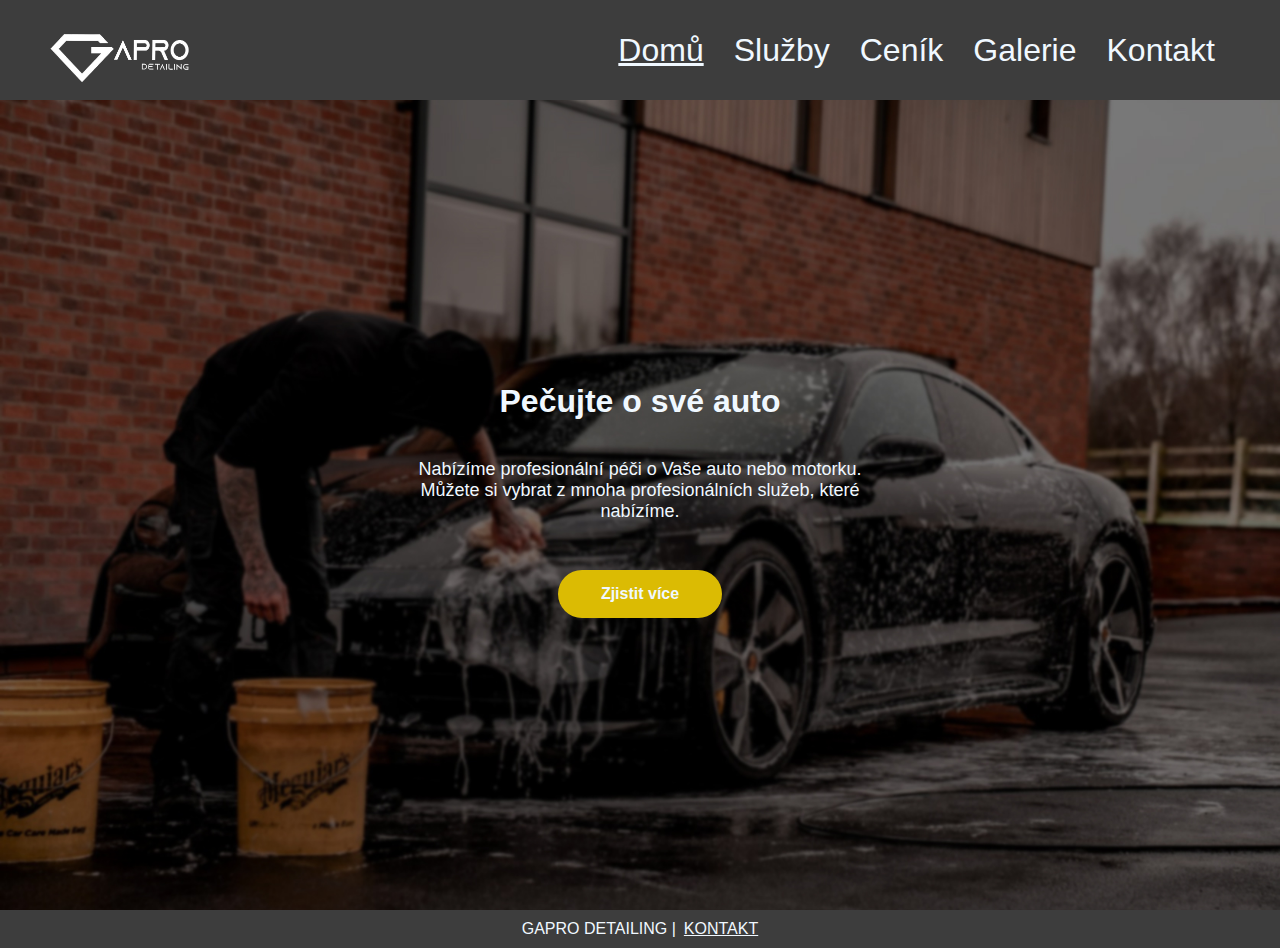
<file: index.html>
<!DOCTYPE html>
<html lang="cs">
<head>
    <meta charset="UTF-8">
    <meta name="viewport" content="width=device-width, initial-scale=1.0">
    <link rel="stylesheet" href="styles.css">
    <link rel="icon" type="image/x-icon" href="favicon.png">
    <meta name="popis" content="Úvodní stránka">
    <meta name="autor" content="Michal Červinka">
    <title>CarPro.cz | Home</title>
</head>
<body>
    <header>
        <a href="index.html"><img src="logo.png" alt="Home"></a>
        <nav>
            <a href="index.html" style="text-decoration: underline;">Domů</a>
            <a href="sluzby.html">Služby</a>
            <a href="cenik.html">Ceník</a>
            <a href="galerie.html">Galerie</a>
            <a href="kontakt.html">Kontakt</a>
        </nav>
    </header>
    <main class = "homeMain">
        <h1>Pečujte o své auto</h1>
        <p>Nabízíme profesionální péči o Vaše auto nebo motorku. Můžete si vybrat z mnoha profesionálních služeb, které nabízíme.</p>
        <a href="sluzby.html" class = "button">Zjistit více</a>
    </main>
    <footer>
        GAPRO DETAILING | <a href="kontakt.html">KONTAKT</a>
    </footer>
</body>
</html>
</file>
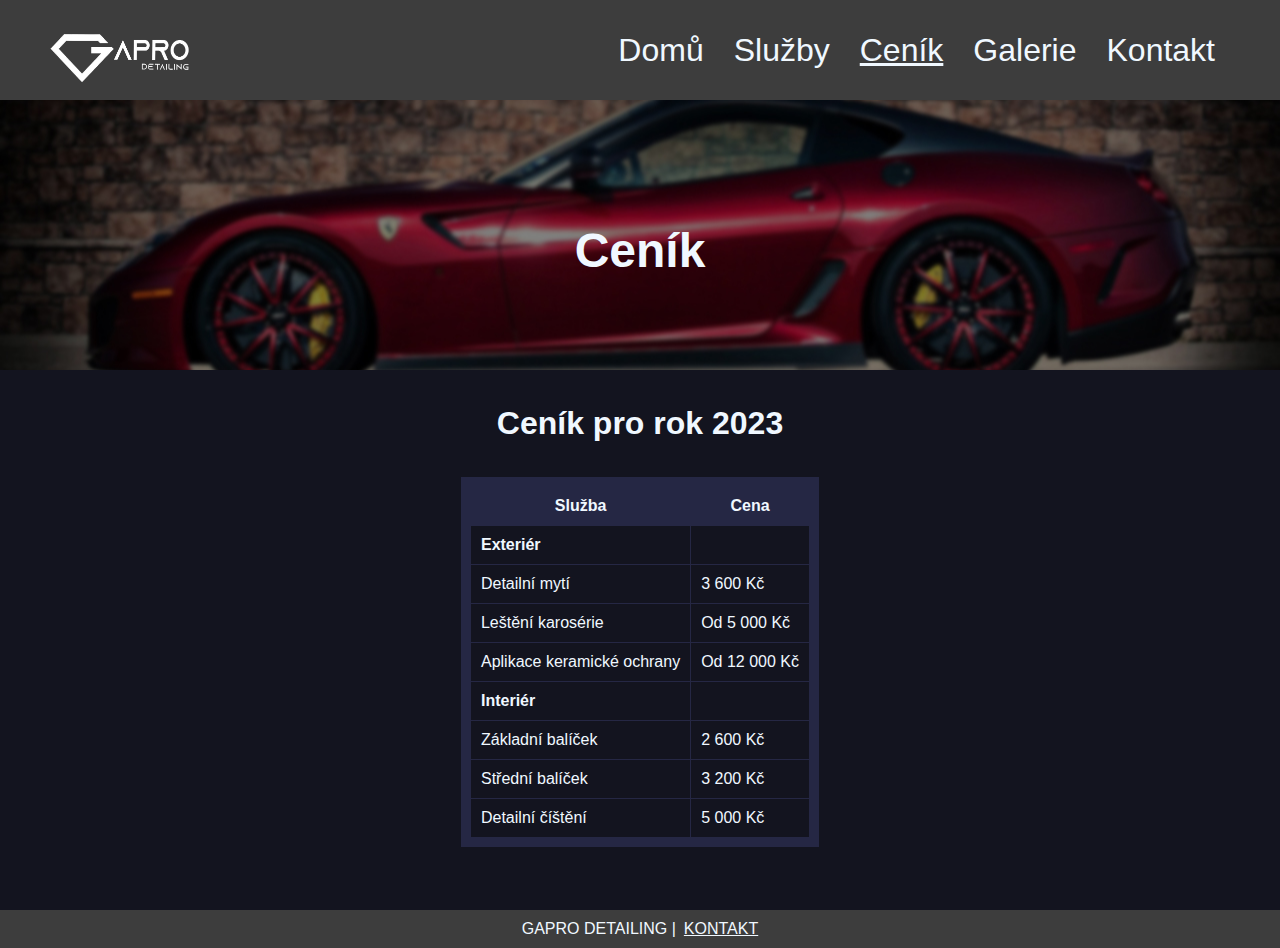
<file: cenik.html>
<!DOCTYPE html>
<html lang="cs">
<head>
    <meta charset="UTF-8">
    <meta name="viewport" content="width=device-width, initial-scale=1.0">
    <link rel="stylesheet" href="styles.css">
    <link rel="icon" type="image/x-icon" href="favicon.png">
    <meta name="popis" content="Ceník našich služeb">
    <meta name="autor" content="Michal Červinka">
    <title>CarPro.cz | Ceník</title>
</head>
<body>
    <header>
        <a href="index.html"><img src="logo.png" alt="Home"></a>
        <nav>
            <a href="index.html">Domů</a>
            <a href="sluzby.html">Služby</a>
            <a href="cenik.html" style="text-decoration: underline;">Ceník</a>
            <a href="galerie.html">Galerie</a>
            <a href="kontakt.html">Kontakt</a>
        </nav>
    </header>
    <div class="cenikBanner">
        <h1>Ceník</h1>
        </div>
    <main class="cenikMain">
        <h2>Ceník pro rok 2023</h2>
        <table>
            <tr>
              <th>Služba</th>
              <th>Cena</th>
            </tr>
            <tr>
                <td style="font-weight: bold";>Exteriér</td>
            </tr>
            <tr>
              <td>Detailní mytí</td>
              <td>3 600 Kč</td>
            </tr>
            <tr>
                <td>Leštění karosérie</td>
                <td>Od 5 000 Kč</td>
            </tr>
            <tr>
                <td>Aplikace keramické ochrany</td>
                <td>Od 12 000 Kč</td>
            </tr>
            <tr>
                <td style="font-weight: bold";>Interiér</td>
            </tr>
            <tr>
                <td>Základní balíček</td>
                <td>2 600 Kč</td>
              </tr>
              <tr>
                  <td>Střední balíček</td>
                  <td>3 200 Kč</td>
              </tr>
              <tr>
                  <td>Detailní číštění</td>
                  <td>5 000 Kč</td>
              </tr>
          </table>
    </main>
    <footer>
        GAPRO DETAILING | <a href="kontakt.html">KONTAKT</a>
    </footer>
</body>
</html>
</file>
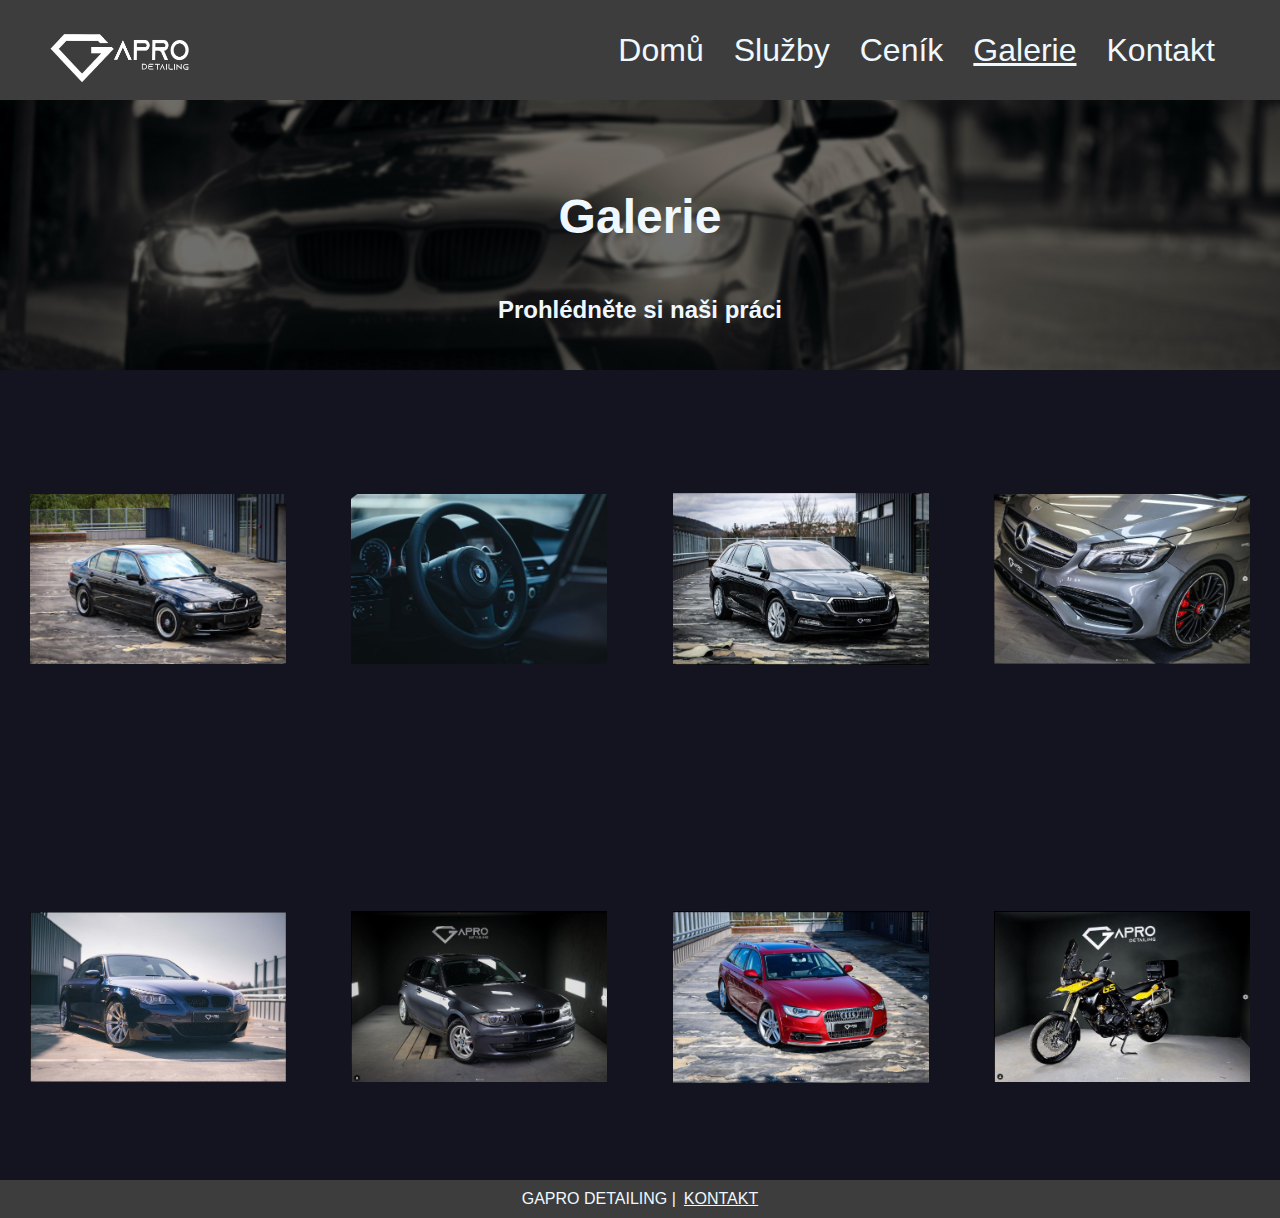
<file: galerie.html>
<!DOCTYPE html>
<html lang="cs">
<head>
    <meta charset="UTF-8">
    <meta name="viewport" content="width=device-width, initial-scale=1.0">
    <link rel="stylesheet" href="styles.css">
    <link rel="icon" type="image/x-icon" href="favicon.png">
    <meta name="popis" content="Galerie naší práce">
    <meta name="autor" content="Michal Červinka">
    <title>CarPro.cz | Galerie</title>
</head>
<body>
    <header>
        <a href="index.html"><img src="logo.png" alt="Home"></a>
        <nav>
            <a href="index.html">Domů</a>
            <a href="sluzby.html">Služby</a>
            <a href="cenik.html">Ceník</a>
            <a href="galerie.html" style="text-decoration: underline;">Galerie</a>
            <a href="kontakt.html">Kontakt</a>
        </nav>
    </header>
    <div class="galerieBanner">
        <h1>Galerie</h1>
        <h2>Prohlédněte si naši práci</h2>
    </div>
    <main class="galerieMain">
        <div class="galerieObrazky">
        <a href = "galerie1.jpg"><img src="galerie1.jpg" alt="BMW E46"></a>
        <a href = "galerie2.jpg"><img src="galerie2.jpg" alt="BMW E60"></a>
        <a href = "galerie3.jpg"><img src="galerie3.jpg" alt="Skoda Octavia"></a>
        <a href="galerie4.jpg"><img src="galerie4.jpg" alt="Mercedes A class"></a>
        <a href = "galerie5.jpg"><img src="galerie5.jpg" alt="BMW E60 M5"></a>
        <a href = "galerie6.jpg"><img src="galerie6.jpg" alt="BMW E80"></a>
        <a href = "galerie7.jpg"><img src="galerie7.jpg" alt="Audi A6"></a>
        <a href="galerie8.jpg"><img src="galerie8.jpg" alt="BMW GS F800"></a>
        </div>
    </main>
    <footer>
        GAPRO DETAILING | <a href="kontakt.html">KONTAKT</a>
    </footer>
</body>
</html>
</file>
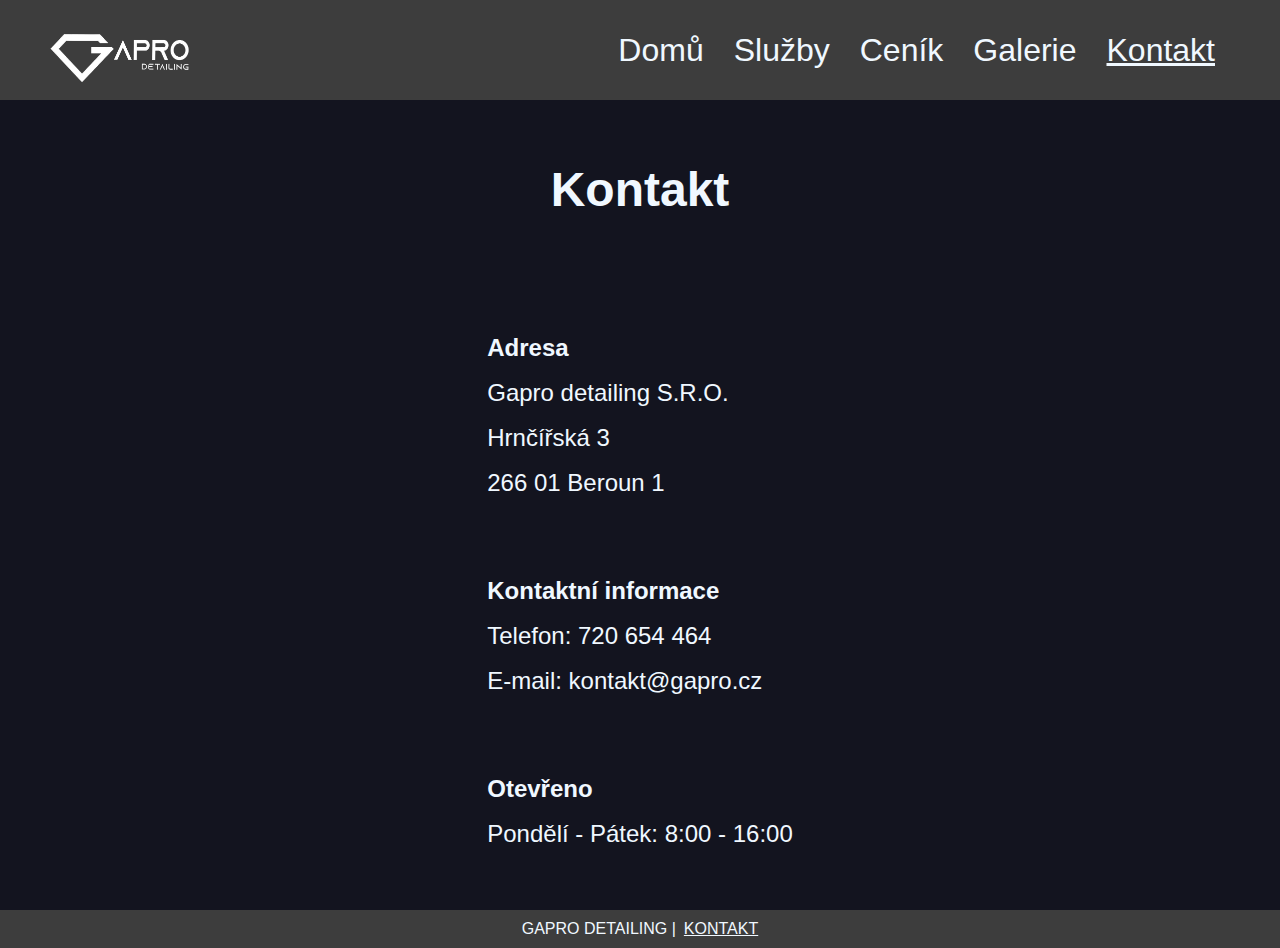
<file: kontakt.html>
<!DOCTYPE html>
<html lang="cs">
<head>
    <meta charset="UTF-8">
    <meta name="viewport" content="width=device-width, initial-scale=1.0">
    <link rel="stylesheet" href="styles.css">
    <link rel="icon" type="image/x-icon" href="favicon.png">
    <meta name="popis" content="Kontatkní informace">
    <meta name="autor" content="Michal Červinka">
    <title>CarPro.cz | Kontakt</title>
</head>
<body>
    <header>
        <a href="index.html"><img src="logo.png" alt="Home"></a>
        <nav>
            <a href="index.html">Domů</a>
            <a href="sluzby.html">Služby</a>
            <a href="cenik.html">Ceník</a>
            <a href="galerie.html">Galerie</a>
            <a href="kontakt.html" style="text-decoration: underline;">Kontakt</a>
        </nav>
    </header>
    <main class="kontaktMain">
        <h1>Kontakt</h1>
        <div class ="kontakt">
            <div class ="kontaktniInformace">
                <li><h2>Adresa</h2></li>
                <li>Gapro detailing S.R.O.</li>
                <li>Hrnčířská 3</li>
                <li>266 01 Beroun 1</li>
                <li><h2>Kontaktní informace</h2></li>
                <li>Telefon: 720 654 464</li>
                <li>E-mail: kontakt@gapro.cz</li>
                <li><h2>Otevřeno</h2></li>
                <li>Pondělí - Pátek: 8:00 - 16:00</li>
                <li></li>
            </div>


        </div>
    </main>
    <footer>
        GAPRO DETAILING | <a href="kontakt.html">KONTAKT</a>
    </footer>
</body>
</html>
</file>
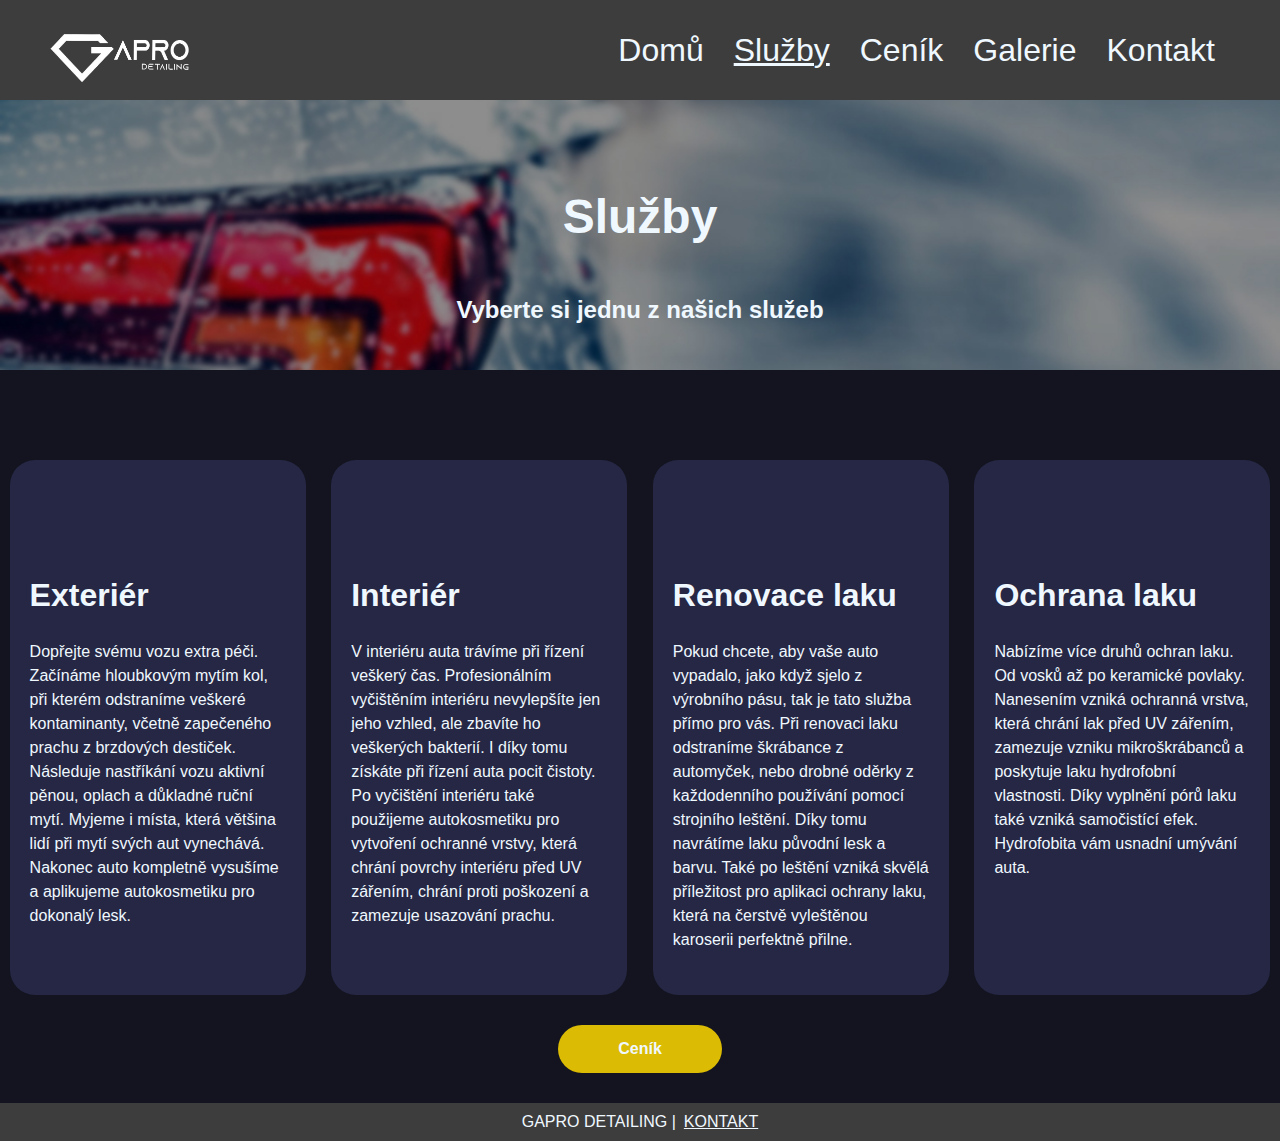
<file: sluzby.html>
<!DOCTYPE html>
<html lang="cs">
<head>
    <meta charset="UTF-8">
    <meta name="viewport" content="width=device-width, initial-scale=1.0">
    <link rel="stylesheet" href="styles.css">
    <link rel="icon" type="image/x-icon" href="favicon.png">
    <meta name="popis" content="Seznam služeb od GaPro detaling.">
    <meta name="autor" content="Michal Červinka">
    <title>CarPro.cz | Služby</title>
</head>
<body>
    <header>
        <a href="index.html"><img src="logo.png" alt="Home"></a>
        <nav>
            <a href="index.html">Domů</a>
            <a href="sluzby.html" style="text-decoration: underline;">Služby</a>
            <a href="cenik.html">Ceník</a>
            <a href="galerie.html">Galerie</a>
            <a href="kontakt.html">Kontakt</a>
        </nav>
    </header>
    <div class="sluzbyBanner">
        <h1>Služby</h1>
        <h2>Vyberte si jednu z našich služeb</h2>
    </div>
    <main class="sluzbyMain">
        <div class ="nabidkaSluzeb">
            <div class ="exterier">
                <h2>Exteriér</h2>
                <p>Dopřejte svému vozu extra péči. Začínáme hloubkovým mytím kol, při kterém odstraníme veškeré kontaminanty, včetně zapečeného prachu z brzdových destiček. Následuje nastříkání vozu aktivní pěnou, oplach a důkladné ruční mytí. Myjeme i místa, která většina lidí při mytí svých aut vynechává. Nakonec auto kompletně vysušíme a aplikujeme autokosmetiku pro dokonalý lesk.</p>
            </div>
            <div class = "interier">
                <h2>Interiér</h2>
                <p>V interiéru auta trávíme při řízení veškerý čas. Profesionálním vyčištěním interiéru nevylepšíte jen jeho vzhled, ale zbavíte ho veškerých bakterií. I díky tomu získáte při řízení auta pocit čistoty. Po vyčištění interiéru také použijeme autokosmetiku pro vytvoření ochranné vrstvy, která chrání povrchy interiéru před UV zářením, chrání proti poškození a zamezuje usazování prachu.</p>
            </div>
            <div class ="renovaceLaku">    
                <h2>Renovace laku</h2>
                <p>Pokud chcete, aby vaše auto vypadalo, jako když sjelo z výrobního pásu, tak je tato služba přímo pro vás. Při renovaci laku odstraníme škrábance z automyček, nebo drobné oděrky z každodenního používání pomocí strojního leštění. Díky tomu navrátíme laku původní lesk a barvu. Také po leštění vzniká skvělá příležitost pro aplikaci ochrany laku, která na čerstvě vyleštěnou karoserii perfektně přilne.</p>
            </div>
            <div class = "ochranaLaku">
                <h2>Ochrana laku</h2>
                <p>Nabízíme více druhů ochran laku. Od vosků až po keramické povlaky. Nanesením vzniká ochranná vrstva, která chrání lak před UV zářením, zamezuje vzniku mikroškrábanců a poskytuje laku hydrofobní vlastnosti. Díky vyplnění pórů laku také vzniká samočistící efek. Hydrofobita vám usnadní umývání auta.</p>
            </div>
        </div>
        <div class="button">
            <a href = "cenik.html">Ceník</a>
        </div>
    </main>
    <footer>
        GAPRO DETAILING | <a href="kontakt.html">KONTAKT</a>    
    </footer>
</body>
</html>
</file>
<file: styles.css>
body{
        margin: 0;
        padding: 0;
        font-family:Arial, Times, serif;
        color: aliceblue;
    }
    header {
        background-color: hsl(0, 0%, 24%);
        display: flex;
        justify-content: space-between;
        padding-left: 50px;
        padding-right: 50px;
        min-height: 100px;
        height: 10vh;
    }
    nav {
        display: flex;
        align-items: center;
        font-size:xx-large; 
        list-style-type: none;
        justify-content: center;
        align-items: center;
    }

    nav a{
        display: block;
        padding: 15px;
        color: aliceblue;
        text-decoration: none;
    }
    header img{
        width: 140px;
        height: 100px;
    }


    footer{
        padding-top: 10px;
        padding-bottom: 10px;
        display:flex;
        justify-content: center;
        background-color:hsl(0, 0%, 24%);
    }
    footer a{
        color: aliceblue;
        text-decoration: underline;
        padding-left: 8px;
    }


    .homeMain{
        display:flex;
        flex-direction: column;
        text-align: center;
        justify-content: center;
        align-items: center;

        height:90vh;
        background-image:url("taycan_wash.jpg");
        background-position: center;
        background-size: cover;
    }
    .homeMain h1{
        font-weight: 900;
    }
    .homeMain a{
        color: aliceblue;
    }
    .homeMain p{
        max-width: 500px;
        font-size: large;
        
    }
    .button{
        display:inline-block;
        background-color: rgb(219, 187, 3);
        text-decoration: none;
        border: none;
        margin-top: 30px;
        padding: 15px 32px;
        margin-bottom: 30px;
        width: 100px;
        border-radius: 25px;
        text-align: center;
        font-weight: 800;
    }
    .button a{
        color: aliceblue;
        text-decoration: none;
    }



    .sluzbyMain{
        display:flex;
        flex-direction: column;
        align-items: center;
        padding-top: 10vh;
        height:100%;
        min-height: 50vh;
        background: rgb(19, 20, 31);
        flex-wrap: wrap;
    }
    .sluzbyBanner h1{
        font-size: 300%;
        padding-top: 30px;
        font-weight: 900;
    }
    .sluzbyBanner h2{
        text-align: center;
        font-size: 150%;
        padding-top: 0px;
        font-weight: 900;
    }
    .sluzbyBanner{
        background-image:url("carWashBanner.jpg");
        background-position: center;
        background-size: cover;
        height: 30vh;
        min-height: 250px;
        width: 100%;
        display: flex;
        flex-direction: column;
        align-items: center;
        justify-content: center;
    }

    .sluzbyMain p{
        padding-bottom: 3vh;

        line-height: 150%;
        
    }
    .sluzbyMain h2{
        padding-top: 10vh;
        font-size: xx-large;
        font-weight: 900;
    }

    .nabidkaSluzeb{
        display: flex;
        flex-wrap: wrap;
        justify-content: space-evenly;
        gap: 2vw;
    }
    .exterier{
        width: 20vw;
        min-width: 250px;
        background-color: rgb(37, 39, 68);
        padding-left: 20px;
        padding-right: 20px;
        border-radius: 25px;
    }
    .interier{
        width: 20vw;
        min-width: 250px;
        background-color: rgb(37, 39, 68);
        padding-left: 20px;
        padding-right: 20px;
        border-radius: 25px;

    }
    .renovaceLaku{
        width: 20vw;
        min-width: 250px;
        background-color: rgb(37, 39, 68);
        padding-left: 20px;
        padding-right: 20px;
        border-radius: 25px;

    }
    .ochranaLaku{
        width: 20vw;
        min-width: 250px;
        background-color: rgb(37, 39, 68);
        padding-left: 20px;
        padding-right: 20px;
        border-radius: 25px;

    }
    .cenikBanner{
        min-width: 250px;
        background-image:url("ferrari_banner.jpg");
        background-position: center;
        background-size: cover;
        height: 30vh;
        width: 100%;
        display: flex;
        flex-direction: column;
        align-items: center;
        justify-content: center;

    }
    .cenikBanner h1{
        text-align: center;
        font-size: 300%;
        padding-top: 30px;
        font-weight: 900;

    }

    .cenikMain{
        display:flex;
        flex-direction: column;
        align-items: center;
        min-height: 500px;
        height:60vh;
        background: rgb(19, 20, 31);
    }
    .cenikMain table{
        border:10px;
        border-collapse: collapse;
        border-style: solid;
        border-color: rgb(37, 39, 68);

    }
    .cenikMain table th{
        background-color: rgb(37, 39, 68);
        border: 1px solid rgb(37, 39, 68);
        padding: 10px;

    }
    .cenikMain table td{
        border: 1px solid rgb(37, 39, 68);
        padding: 10px;
    }
        
    .cenikMain h1{
        font-size: 300%;
        padding-top: 30px;
        font-weight: 900;
    }
    .cenikMain h2{
        margin-top: 35px;
        margin-bottom: 35px;
        font-size: xx-large;
        font-weight: 900;
    }
    .cenik{
        display: flex;
        gap: 2vw;
    }

    .galerieMain{
        display:flex;
        height: 90vh;
        background: rgb(19, 20, 31);
        justify-content: center;
        align-items: start;
        width: 100%;

    }
    .galerieObrazky{
        display: flex;
        flex-wrap: wrap;
        width: 100%;
        /*center content*/
        justify-content: center;
        align-items: center;
        gap: 2vw;
        height: 100%;
        
    }
    .galerieObrazky img{
        margin-top: 30px;
        margin-left: 20px;
        margin-right:20px;
        width: 20vw;
    }
    .galerieBanner{
        background-image:url("e92banner.jpg");
        background-position: center;
        background-size: cover;
        height: 30vh;
        min-height: 250px;
        width: 100%;
        display: flex;
        flex-direction: column;
        align-items: center;
        justify-content: center;

    }
    .galerieBanner h1{
        text-align: center;
        font-size: 300%;
        padding-top: 30px;
        font-weight: 900;
    }
    .galerieBanner h2{
        text-align: center;
        font-size: 150%;
        padding-top: 0px;
        font-weight: 900;
    }

    .kontaktMain{
        display:flex;
        flex-direction: column;
        align-items: center;
        height:90vh;
        min-height: 700px;
        background: rgb(19, 20, 31);
    }
    .kontaktMain h1{
        font-size: 300%;
        padding-top: 30px;
        font-weight: 900;
    }
    .kontaktMain h2{
        margin-top: 10vh;
        font-size: x-large;
        font-weight: 900;
    }

    .kontakt li{
        margin-bottom: 3vh;
        line-height: 75%;
        list-style-type: none;
        font-size: x-large;
    }
    @media only screen and (max-width: 800px    ) {
        nav{
            font-size: large;
        }
        header img{
            padding-top:15px;
            width: 93px;
            height: 67px;
        }

    }
    @media print {
        /* All your print styles go here */
        .button {
          display: none !important;
        }
      }
</file>
